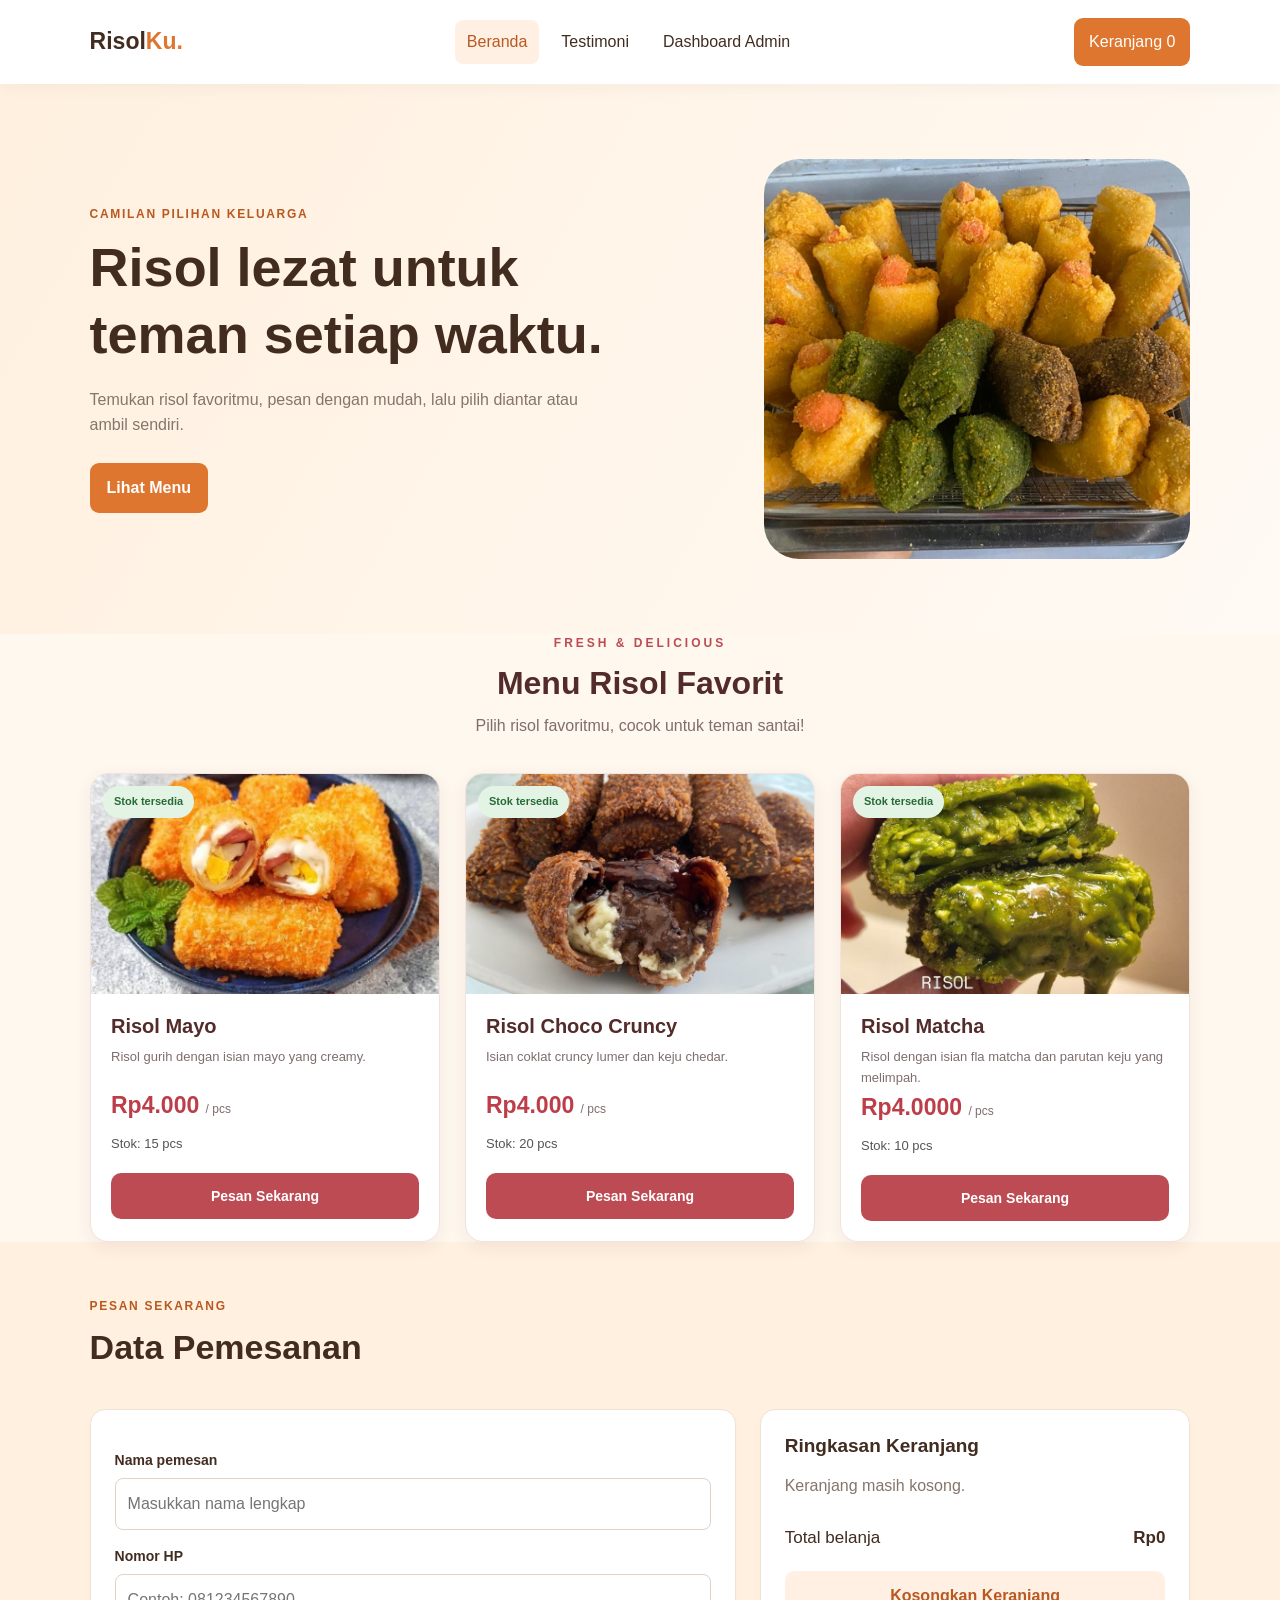
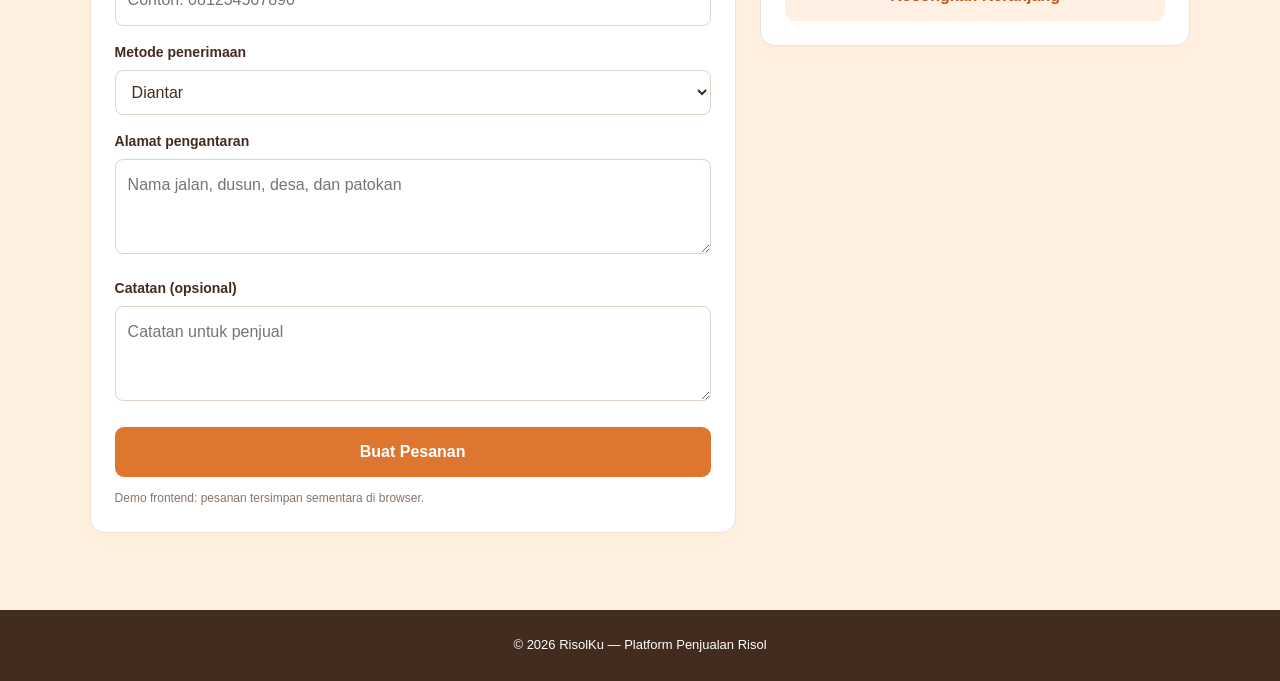
<file: index.html>
<!DOCTYPE html>
<html lang="id">
<head>
    <meta charset="UTF-8">
    <meta name="viewport" content="width=device-width, initial-scale=1.0">
    <title>RisolKu | Platform Penjualan Risol</title>
    <link rel="stylesheet" href="style.css">
</head>
<body>
    <header class="navbar">
        <a href="#" class="brand">Risol<span>Ku.</span></a>
        <nav>
            <button class="nav-link active" data-page="shop">Beranda</button>
            <button class="nav-link" data-page="testimonials">Testimoni</button>
            <button class="nav-link" data-page="admin">Dashboard Admin</button>
        </nav>
        <button class="cart-button" id="showCart">
            Keranjang <span id="cartCount">0</span>
        </button>
    </header>

    <main>
        <!-- HALAMAN KONSUMEN -->
        <section id="shop" class="page active">
            <div class="hero">
                <div>
                    <p class="eyebrow">CAMILAN PILIHAN KELUARGA</p>
                    <h1>Risol lezat untuk<br>teman setiap waktu.</h1>
                    <p>Temukan risol favoritmu, pesan dengan mudah,
                       lalu pilih diantar atau ambil sendiri.</p>
                    <a href="#catalog" class="primary-button">Lihat Menu</a>
                </div>
                <div class="hero-art">
                <img src=".\images\risolku.jpeg" alt="Risol lezat">
                </div>

            </div>

            <section class="katalog" id="menu">
  <div class="katalog-header">
    <p class="label-katalog">FRESH & DELICIOUS</p>
    <h2>Menu Risol Favorit</h2>
    <p>Pilih risol favoritmu, cocok untuk teman santai!</p>
  </div>

  <div class="produk-container">
    <article class="produk-card">
      <div class="produk-foto">
        <img src=".\images\mayo.jpg" alt="Risol Mayo">
        <span class="label-stok">Stok tersedia</span>
      </div>
      <div class="produk-info">
        <h3>Risol Mayo</h3>
        <p class="deskripsi">Risol gurih dengan isian mayo yang creamy.</p>
        <p class="harga">Rp4.000 <small>/ pcs</small></p>
        <p class="stok">Stok: <span id="stok-mayo">15</span> pcs</p>
        <button class="tombol-pesan"
          onclick="pesanProduk('Risol Mayo', 4000, 'stok-mayo')">
          Pesan Sekarang
        </button>
      </div>
    </article>

    <article class="produk-card">
      <div class="produk-foto">
        <img src=".\images\risol cruncy.jpg" alt="Risol Cruncy">
        <span class="label-stok">Stok tersedia</span>
      </div>
      <div class="produk-info">
        <h3>Risol Choco Cruncy</h3>
        <p class="deskripsi">Isian coklat cruncy lumer dan keju chedar.</p>
        <p class="harga">Rp4.000 <small>/ pcs</small></p>
        <p class="stok">Stok: <span id="stok-sayur">20</span> pcs</p>
        <button class="tombol-pesan"
          onclick="pesanProduk('Risol Choco Cruncy', 4000, 'stok-sayur')">
          Pesan Sekarang
        </button>
      </div>
    </article>

    <article class="produk-card">
      <div class="produk-foto">
        <img src=".\images\matcha.jpg" alt="Risol Matcha">
        <span class="label-stok">Stok tersedia</span>
      </div>
      <div class="produk-info">
        <h3>Risol Matcha</h3>
        <p class="deskripsi">Risol dengan isian fla matcha dan parutan keju yang melimpah.</p>
        <p class="harga">Rp4.0000 <small>/ pcs</small></p>
        <p class="stok">Stok: <span id="stok-matcha">10</span> pcs</p>
        <button class="tombol-pesan"
          onclick="pesanProduk('Risol Matcha', 4000, 'stok-matcha')">
          Pesan Sekarang
        </button>
      </div>
    </article>
  </div>
</section>


            <section class="section checkout-section" id="checkout">
                <div class="section-title">
                    <div>
                        <p class="eyebrow">PESAN SEKARANG</p>
                        <h2>Data Pemesanan</h2>
                    </div>
                </div>

                <div class="checkout-grid">
                    <form id="orderForm" class="panel">
                        <label for="customerName">Nama pemesan</label>
                        <input id="customerName" name="customerName"
                               placeholder="Masukkan nama lengkap" required>

                        <label for="phone">Nomor HP</label>
                        <input id="phone" name="phone" type="tel"
                               placeholder="Contoh: 081234567890" required>

                        <label for="method">Metode penerimaan</label>
                        <select id="method" name="method" required>
                            <option value="delivery">Diantar</option>
                            <option value="pickup">Ambil sendiri</option>
                        </select>

                        <div id="addressGroup">
                            <label for="address">Alamat pengantaran</label>
                            <textarea id="address" name="address"
                                placeholder="Nama jalan, dusun, desa, dan patokan"></textarea>
                        </div>

                        <div id="pickupGroup" hidden>
                            <label for="pickupTime">Waktu pengambilan</label>
                            <input id="pickupTime" name="pickupTime"
                                   type="datetime-local">
                        </div>

                        <label for="notes">Catatan (opsional)</label>
                        <textarea id="notes" name="notes"
                                  placeholder="Catatan untuk penjual"></textarea>

                        <button type="submit" class="primary-button full">
                            Buat Pesanan
                        </button>
                        <p class="small-note">
                            Demo frontend: pesanan tersimpan sementara di browser.
                        </p>
                    </form>

                    <aside class="panel">
                        <h3>Ringkasan Keranjang</h3>
                        <div id="cartItems">
                            <p class="muted">Keranjang masih kosong.</p>
                        </div>
                        <div class="total-row">
                            <span>Total belanja</span>
                            <strong id="cartTotal">Rp0</strong>
                        </div>
                        <button id="clearCart" class="secondary-button full"
                                type="button">Kosongkan Keranjang</button>
                    </aside>
                </div>
            </section>
        </section>

        <!-- HALAMAN TESTIMONI -->
        <section id="testimonials" class="page section">
            <p class="eyebrow">CERITA PELANGGAN</p>
            <h2>Testimoni Pelanggan</h2>
            <p class="muted">
                Testimoni demo dapat ditambahkan setelah pesanan selesai.
            </p>
            <div id="testimonialList" class="testimonial-grid"></div>

            <form id="testimonialForm" class="panel testimonial-form">
                <h3>Bagikan pengalamanmu</h3>
                <label for="testimonialOrder">Pesanan selesai</label>
                <select id="testimonialOrder" required>
                    <option value="">Pilih pesanan yang selesai</option>
                </select>
                <label for="testimonialText">Testimoni</label>
                <textarea id="testimonialText" required
                          placeholder="Ceritakan pengalamanmu..."></textarea>
                <button class="primary-button" type="submit">
                    Kirim Testimoni
                </button>
            </form>
        </section>

        <!-- HALAMAN ADMIN DEMO -->
        <section id="admin" class="page section">
            <div id="adminLogin" class="panel login-panel">
                <p class="eyebrow">AREA PENGELOLA</p>
                <h2>Login Admin</h2>
                <p class="muted">Demo tampilan, bukan autentikasi aman.</p>
                <form id="loginForm">
                    <label for="adminUser">Username</label>
                    <input id="adminUser" required placeholder="Masukkan username">
                    <label for="adminPassword">Password</label>
                    <input id="adminPassword" type="password" required
                           placeholder="Masukkan password">
                    <button class="primary-button full" type="submit">
                        Masuk
                    </button>
                    <p id="loginMessage" class="small-note"></p>
                </form>
            </div>

            <div id="adminDashboard" hidden>
                <div class="section-title">
                    <div>
                        <p class="eyebrow">PENGELOLA TOKO</p>
                        <h2>Dashboard Admin</h2>
                    </div>
                    <button id="logoutButton" class="secondary-button">
                        Keluar
                    </button>
                </div>

                <div class="stats-grid">
                    <div class="stat-card">
                        <p>Total pesanan</p>
                        <strong id="orderStat">0</strong>
                    </div>
                    <div class="stat-card">
                        <p>Jenis produk</p>
                        <strong id="productStat">0</strong>
                    </div>
                    <div class="stat-card">
                        <p>Testimoni</p>
                        <strong id="testimonialStat">0</strong>
                    </div>
                </div>

                <div class="panel">
                    <h3>Kelola Produk dan Stok</h3>
                    <form id="productForm" class="product-form">
                        <input id="newProductName" required
                               placeholder="Nama produk">
                        <input id="newProductPrice" type="number" min="1"
                               required placeholder="Harga (Rp)">
                        <input id="newProductStock" type="number" min="0"
                               required placeholder="Stok">
                        <button class="primary-button" type="submit">
                            Tambah Produk
                        </button>
                    </form>
                    <div class="table-wrap">
                        <table>
                            <thead>
                                <tr>
                                    <th>Produk</th>
                                    <th>Harga</th>
                                    <th>Stok</th>
                                    <th>Aksi</th>
                                </tr>
                            </thead>
                            <tbody id="adminProductList"></tbody>
                        </table>
                    </div>
                </div>

                <div class="panel">
                    <h3>Pesanan Masuk</h3>
                    <div class="table-wrap">
                        <table>
                            <thead>
                                <tr>
                                    <th>Pemesan</th>
                                    <th>Detail</th>
                                    <th>Penerimaan</th>
                                    <th>Total</th>
                                    <th>Status</th>
                                    <th>Ubah status</th>
                                </tr>
                            </thead>
                            <tbody id="adminOrderList"></tbody>
                        </table>
                    </div>
                </div>

                <div class="panel">
                    <h3>Testimoni Pelanggan</h3>
                    <div id="adminTestimonialList"></div>
                </div>
            </div>
        </section>
    </main>

    <footer>
        <p>© 2026 RisolKu — Platform Penjualan Risol</p>
    </footer>

    <script src="script.js"></script>
</body>
</html>
</file>
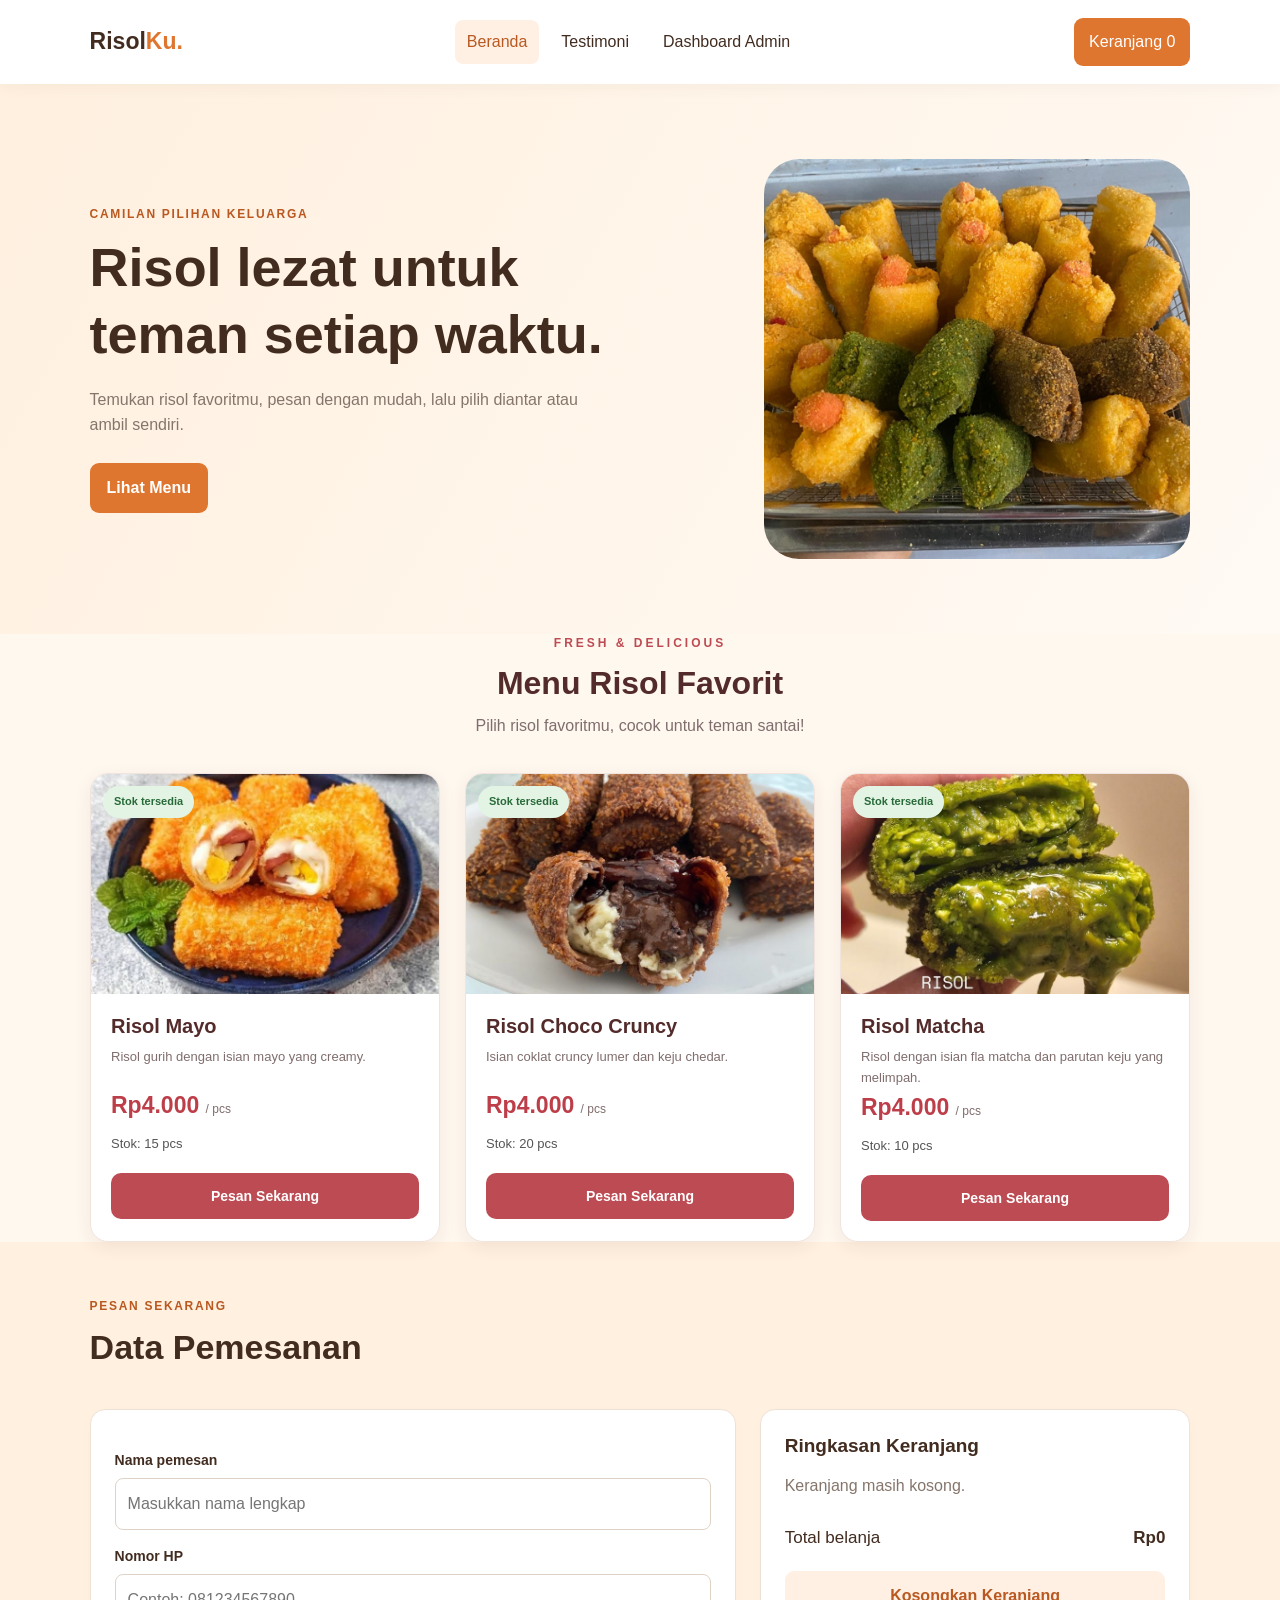
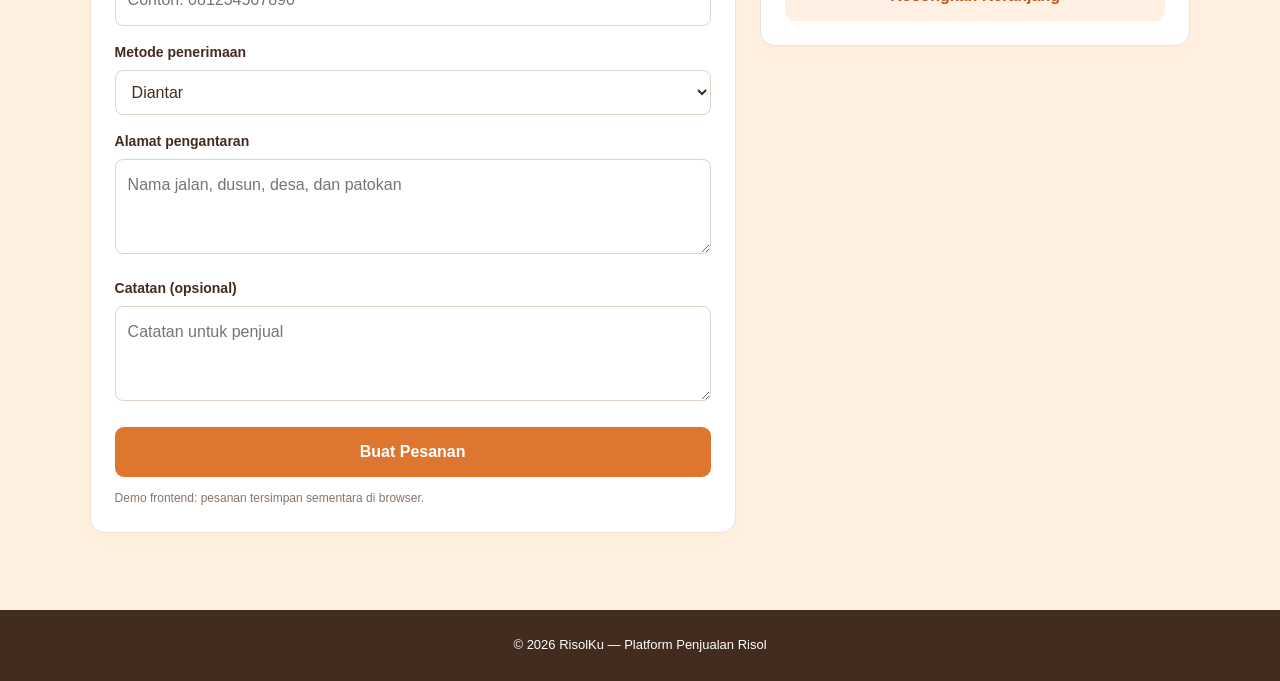
<file: client/public/index.html>
<!DOCTYPE html>
<html lang="id">
<head>
    <meta charset="UTF-8">
    <meta name="viewport" content="width=device-width, initial-scale=1.0">
    <title>RisolKu | Platform Penjualan Risol</title>

    <!-- CSS -->
    <link rel="stylesheet" href="../src/assets/style.css">
</head>
<body>

    <header class="navbar">
        <a href="#" class="brand">Risol<span>Ku.</span></a>

        <nav>
            <button class="nav-link active" data-page="shop">Beranda</button>
            <button class="nav-link" data-page="testimonials">Testimoni</button>
            <button class="nav-link" data-page="admin">Dashboard Admin</button>
        </nav>

        <button class="cart-button" id="showCart">
            Keranjang <span id="cartCount">0</span>
        </button>
    </header>

    <main>

        <!-- HALAMAN KONSUMEN -->
        <section id="shop" class="page active">

            <div class="hero">
                <div>
                    <p class="eyebrow">CAMILAN PILIHAN KELUARGA</p>
                    <h1>Risol lezat untuk<br>teman setiap waktu.</h1>
                    <p>
                        Temukan risol favoritmu, pesan dengan mudah,
                        lalu pilih diantar atau ambil sendiri.
                    </p>

                    <a href="#menu" class="primary-button">Lihat Menu</a>
                </div>

                <div class="hero-art">
                    <img src="../src/assets/risolku.jpeg" alt="Risol lezat">
                </div>
            </div>

            <!-- KATALOG PRODUK -->
            <section class="katalog" id="menu">

                <div class="katalog-header">
                    <p class="label-katalog">FRESH & DELICIOUS</p>
                    <h2>Menu Risol Favorit</h2>
                    <p>Pilih risol favoritmu, cocok untuk teman santai!</p>
                </div>

                <div class="produk-container">

                    <!-- PRODUK 1 -->
                    <article class="produk-card">
                        <div class="produk-foto">
                            <img src="../src/assets/mayo.jpg" alt="Risol Mayo">
                            <span class="label-stok">Stok tersedia</span>
                        </div>

                        <div class="produk-info">
                            <h3>Risol Mayo</h3>
                            <p class="deskripsi">
                                Risol gurih dengan isian mayo yang creamy.
                            </p>
                            <p class="harga">Rp4.000 <small>/ pcs</small></p>
                            <p class="stok">
                                Stok: <span id="stok-mayo">15</span> pcs
                            </p>

                            <button class="tombol-pesan"
                                onclick="pesanProduk('Risol Mayo', 4000, 'stok-mayo')">
                                Pesan Sekarang
                            </button>
                        </div>
                    </article>

                    <!-- PRODUK 2 -->
                    <article class="produk-card">
                        <div class="produk-foto">
                            <img src="../src/assets/risol cruncy.jpg" alt="Risol Choco Cruncy">
                            <span class="label-stok">Stok tersedia</span>
                        </div>

                        <div class="produk-info">
                            <h3>Risol Choco Cruncy</h3>
                            <p class="deskripsi">
                                Isian coklat cruncy lumer dan keju chedar.
                            </p>
                            <p class="harga">Rp4.000 <small>/ pcs</small></p>
                            <p class="stok">
                                Stok: <span id="stok-sayur">20</span> pcs
                            </p>

                            <button class="tombol-pesan"
                                onclick="pesanProduk('Risol Choco Cruncy', 4000, 'stok-sayur')">
                                Pesan Sekarang
                            </button>
                        </div>
                    </article>

                    <!-- PRODUK 3 -->
                    <article class="produk-card">
                        <div class="produk-foto">
                            <img src="../src/assets/matcha.jpg" alt="Risol Matcha">
                            <span class="label-stok">Stok tersedia</span>
                        </div>

                        <div class="produk-info">
                            <h3>Risol Matcha</h3>
                            <p class="deskripsi">
                                Risol dengan isian fla matcha dan parutan keju yang melimpah.
                            </p>
                            <p class="harga">Rp4.000 <small>/ pcs</small></p>
                            <p class="stok">
                                Stok: <span id="stok-matcha">10</span> pcs
                            </p>

                            <button class="tombol-pesan"
                                onclick="pesanProduk('Risol Matcha', 4000, 'stok-matcha')">
                                Pesan Sekarang
                            </button>
                        </div>
                    </article>

                </div>
            </section>

            <!-- FORM PEMESANAN -->
            <section class="section checkout-section" id="checkout">

                <div class="section-title">
                    <div>
                        <p class="eyebrow">PESAN SEKARANG</p>
                        <h2>Data Pemesanan</h2>
                    </div>
                </div>

                <div class="checkout-grid">

                    <form id="orderForm" class="panel">

                        <label for="customerName">Nama pemesan</label>
                        <input
                            id="customerName"
                            name="customerName"
                            placeholder="Masukkan nama lengkap"
                            required
                        >

                        <label for="phone">Nomor HP</label>
                        <input
                            id="phone"
                            name="phone"
                            type="tel"
                            placeholder="Contoh: 081234567890"
                            required
                        >

                        <label for="method">Metode penerimaan</label>
                        <select id="method" name="method" required>
                            <option value="delivery">Diantar</option>
                            <option value="pickup">Ambil sendiri</option>
                        </select>

                        <!-- ALAMAT PENGANTARAN -->
                        <div id="addressGroup">
                            <label for="address">Alamat pengantaran</label>
                            <textarea
                                id="address"
                                name="address"
                                placeholder="Nama jalan, dusun, desa, dan patokan"
                            ></textarea>
                        </div>

                        <!-- WAKTU PENGAMBILAN -->
                        <div id="pickupGroup" hidden>
                            <label for="pickupTime">Waktu pengambilan</label>
                            <input
                                id="pickupTime"
                                name="pickupTime"
                                type="datetime-local"
                            >
                        </div>

                        <label for="notes">Catatan (opsional)</label>
                        <textarea
                            id="notes"
                            name="notes"
                            placeholder="Catatan untuk penjual"
                        ></textarea>

                        <button type="submit" class="primary-button full">
                            Buat Pesanan
                        </button>

                        <p class="small-note">
                            Demo frontend: pesanan tersimpan sementara di browser.
                        </p>

                    </form>

                    <!-- RINGKASAN KERANJANG -->
                    <aside class="panel">
                        <h3>Ringkasan Keranjang</h3>

                        <div id="cartItems">
                            <p class="muted">Keranjang masih kosong.</p>
                        </div>

                        <div class="total-row">
                            <span>Total belanja</span>
                            <strong id="cartTotal">Rp0</strong>
                        </div>

                        <button
                            id="clearCart"
                            class="secondary-button full"
                            type="button"
                        >
                            Kosongkan Keranjang
                        </button>
                    </aside>

                </div>
            </section>

        </section>

        <!-- HALAMAN TESTIMONI -->
        <section id="testimonials" class="page section">

            <p class="eyebrow">CERITA PELANGGAN</p>
            <h2>Testimoni Pelanggan</h2>

            <p class="muted">
                Testimoni demo dapat ditambahkan setelah pesanan selesai.
            </p>

            <div id="testimonialList" class="testimonial-grid"></div>

            <form id="testimonialForm" class="panel testimonial-form">

                <h3>Bagikan pengalamanmu</h3>

                <label for="testimonialOrder">Pesanan selesai</label>
                <select id="testimonialOrder" required>
                    <option value="">Pilih pesanan yang selesai</option>
                </select>

                <label for="testimonialText">Testimoni</label>
                <textarea
                    id="testimonialText"
                    required
                    placeholder="Ceritakan pengalamanmu..."
                ></textarea>

                <button class="primary-button" type="submit">
                    Kirim Testimoni
                </button>

            </form>
        </section>

        <!-- HALAMAN ADMIN -->
        <section id="admin" class="page section">

            <!-- LOGIN ADMIN -->
            <div id="adminLogin" class="panel login-panel">

                <p class="eyebrow">AREA PENGELOLA</p>
                <h2>Login Admin</h2>

                <p class="muted">
                    Demo tampilan, bukan autentikasi aman.
                </p>

                <form id="loginForm">

                    <label for="adminUser">Username</label>
                    <input
                        id="adminUser"
                        required
                        placeholder="Masukkan username"
                    >

                    <label for="adminPassword">Password</label>
                    <input
                        id="adminPassword"
                        type="password"
                        required
                        placeholder="Masukkan password"
                    >

                    <button class="primary-button full" type="submit">
                        Masuk
                    </button>

                    <p id="loginMessage" class="small-note"></p>

                </form>
            </div>

            <!-- DASHBOARD ADMIN -->
            <div id="adminDashboard" hidden>

                <div class="section-title">
                    <div>
                        <p class="eyebrow">PENGELOLA TOKO</p>
                        <h2>Dashboard Admin</h2>
                    </div>

                    <button id="logoutButton" class="secondary-button">
                        Keluar
                    </button>
                </div>

                <!-- STATISTIK -->
                <div class="stats-grid">

                    <div class="stat-card">
                        <p>Total pesanan</p>
                        <strong id="orderStat">0</strong>
                    </div>

                    <div class="stat-card">
                        <p>Jenis produk</p>
                        <strong id="productStat">0</strong>
                    </div>

                    <div class="stat-card">
                        <p>Testimoni</p>
                        <strong id="testimonialStat">0</strong>
                    </div>

                </div>

                <!-- MANAJEMEN PRODUK DAN STOK -->
                <div class="panel">

                    <h3>Kelola Produk dan Stok</h3>

                    <form id="productForm" class="product-form">

                        <input
                            id="newProductName"
                            required
                            placeholder="Nama produk"
                        >

                        <input
                            id="newProductPrice"
                            type="number"
                            min="1"
                            required
                            placeholder="Harga (Rp)"
                        >

                        <input
                            id="newProductStock"
                            type="number"
                            min="0"
                            required
                            placeholder="Stok"
                        >

                        <button class="primary-button" type="submit">
                            Tambah Produk
                        </button>

                    </form>

                    <div class="table-wrap">
                        <table>
                            <thead>
                                <tr>
                                    <th>Produk</th>
                                    <th>Harga</th>
                                    <th>Stok</th>
                                    <th>Aksi</th>
                                </tr>
                            </thead>

                            <tbody id="adminProductList"></tbody>
                        </table>
                    </div>

                </div>

                <!-- MANAJEMEN PESANAN -->
                <div class="panel">

                    <h3>Pesanan Masuk</h3>

                    <div class="table-wrap">
                        <table>
                            <thead>
                                <tr>
                                    <th>Pemesan</th>
                                    <th>Detail</th>
                                    <th>Penerimaan</th>
                                    <th>Total</th>
                                    <th>Status</th>
                                    <th>Ubah status</th>
                                </tr>
                            </thead>

                            <tbody id="adminOrderList"></tbody>
                        </table>
                    </div>

                </div>

                <!-- MANAJEMEN TESTIMONI -->
                <div class="panel">

                    <h3>Testimoni Pelanggan</h3>

                    <div id="adminTestimonialList"></div>

                </div>

            </div>
        </section>

    </main>

    <!-- FOOTER -->
    <footer>
        <p>© 2026 RisolKu — Platform Penjualan Risol</p>
    </footer>

    <!-- JAVASCRIPT -->
    <script src="../src/assets/script.js"></script>

</body>
</html>
</file>
<file: style.css>
:root {
    --orange: #df762f;
    --orange-dark: #b95820;
    --cream: #fff8ef;
    --brown: #422c20;
    --muted: #85756b;
    --border: #eee2d6;
    --green: #287447;
}

* {
    box-sizing: border-box;
    margin: 0;
    padding: 0;
}

html {
    scroll-behavior: smooth;
}

body {
    font-family: Arial, sans-serif;
    color: var(--brown);
    background: var(--cream);
    line-height: 1.6;
}

button, input, textarea, select {
    font: inherit;
}

button, a {
    cursor: pointer;
}

button {
    border: 0;
}

a {
    text-decoration: none;
    color: inherit;
}

[hidden] {
    display: none !important;
}

/* Navbar */
.navbar {
    display: flex;
    justify-content: space-between;
    align-items: center;
    gap: 20px;
    padding: 18px 7%;
    background: white;
    position: sticky;
    top: 0;
    z-index: 10;
    box-shadow: 0 3px 15px #422c200c;
}

.brand {
    font-size: 23px;
    font-weight: 800;
    white-space: nowrap;
}

.brand span {
    color: var(--orange);
}

.navbar nav {
    display: flex;
    gap: 10px;
    flex-wrap: wrap;
}

.nav-link {
    padding: 9px 12px;
    border-radius: 8px;
    background: transparent;
    color: var(--brown);
}

.nav-link:hover,
.nav-link.active {
    background: #fff0e3;
    color: var(--orange-dark);
}

.cart-button {
    background: var(--orange);
    color: white;
    border-radius: 9px;
    padding: 11px 15px;
    white-space: nowrap;
}

/* Tombol umum */
.primary-button,
.secondary-button {
    display: inline-block;
    border-radius: 9px;
    padding: 12px 17px;
    font-weight: 700;
    text-align: center;
}

.primary-button {
    background: var(--orange);
    color: white;
}

.primary-button:hover {
    background: var(--orange-dark);
}

.secondary-button {
    background: #fff0e3;
    color: var(--orange-dark);
}

.full {
    width: 100%;
}

/* Halaman */
.page {
    display: none;
}

.page.active {
    display: block;
}

.section {
    padding: 55px 7%;
}

.eyebrow {
    color: var(--orange-dark);
    font-size: 12px;
    font-weight: 800;
    letter-spacing: 1.7px;
    margin-bottom: 10px;
}

h1, h2, h3 {
    line-height: 1.25;
}

h2 {
    font-size: clamp(25px, 3vw, 34px);
    margin-bottom: 12px;
}

h3 {
    font-size: 19px;
    margin-bottom: 16px;
}

.muted,
.small-note {
    color: var(--muted);
}

.small-note {
    font-size: 12px;
    margin-top: 12px;
}

/* Banner */
.hero {
    display: grid;
    grid-template-columns: 1.2fr 0.8fr;
    align-items: center;
    gap: 35px;
    padding: 75px 7%;
    background: linear-gradient(120deg, #fff0df, #fffaf4);
}

.hero h1 {
    font-size: clamp(34px, 5vw, 54px);
    margin-bottom: 18px;
}

.hero p:not(.eyebrow) {
    color: var(--muted);
    max-width: 520px;
    margin-bottom: 25px;
}

.hero-art {
    width: 100%;
    max-width: 700px;
    height: 400px;
    margin: auto;
    border-radius: 35px;
    overflow: hidden;
}

.hero-art img {
    width: 100%;
    height: 100%;
    object-fit: cover;
    object-position: center;
    display: block;
}

/* Judul section */
.section-title {
    display: flex;
    justify-content: space-between;
    align-items: end;
    gap: 20px;
    margin-bottom: 28px;
}

.section-title > p {
    color: var(--muted);
}

/* Kartu produk */
.product-grid {
    display: grid;
    grid-template-columns: repeat(3, minmax(0, 1fr));
    gap: 22px;
}

.product-card,
.panel,
.stat-card,
.testimonial-card {
    background: white;
    border: 1px solid var(--border);
    border-radius: 15px;
    box-shadow: 0 5px 18px #422c2005;
}

.product-card {
    padding: 23px;
}

.product-icon {
    display: grid;
    place-items: center;
    height: 125px;
    border-radius: 12px;
    background: #fff0df;
    font-size: 65px;
    margin-bottom: 18px;
}

.product-card h3 {
    margin-bottom: 8px;
}

.product-description {
    min-height: 46px;
    font-size: 14px;
    color: var(--muted);
}

.stock {
    display: inline-block;
    margin: 12px 0;
    padding: 4px 9px;
    border-radius: 20px;
    font-size: 12px;
    background: #e6f5e9;
    color: var(--green);
}

.stock.empty {
    background: #ffeded;
    color: #b42318;
}

.product-price {
    color: var(--orange-dark);
    font-size: 19px;
    font-weight: 800;
    margin-bottom: 13px;
}

.quantity-control {
    display: flex;
    align-items: center;
    gap: 10px;
    margin-bottom: 13px;
}

.quantity-control input {
    width: 75px;
}

/* Form dan keranjang */
.checkout-section {
    background: #fff0df;
}

.checkout-grid {
    display: grid;
    grid-template-columns: 1.2fr 0.8fr;
    gap: 24px;
    align-items: start;
}

.panel {
    padding: 24px;
    margin-bottom: 22px;
    min-width: 0;
}

label {
    display: block;
    font-size: 14px;
    font-weight: 700;
    margin: 15px 0 7px;
}

input, select, textarea {
    width: 100%;
    border: 1px solid #dfd3c8;
    border-radius: 8px;
    padding: 12px;
    color: var(--brown);
    background: white;
}

textarea {
    min-height: 95px;
    resize: vertical;
}

input:focus, select:focus, textarea:focus {
    outline: 2px solid #f4bd8e;
    border-color: var(--orange);
}

form .primary-button {
    margin-top: 18px;
}

.cart-row {
    display: flex;
    justify-content: space-between;
    gap: 12px;
    padding: 12px 0;
    border-bottom: 1px solid var(--border);
}

.cart-row p {
    font-size: 13px;
    color: var(--muted);
}

.cart-row button {
    color: #b42318;
    background: transparent;
    margin-top: 5px;
    font-size: 12px;
}

.total-row {
    display: flex;
    justify-content: space-between;
    padding: 20px 0;
    margin-top: 5px;
    font-size: 17px;
}

/* Testimoni */
.testimonial-grid {
    display: grid;
    grid-template-columns: repeat(2, minmax(0, 1fr));
    gap: 18px;
    margin: 25px 0;
}

.testimonial-card {
    padding: 22px;
}

.testimonial-card p {
    margin-top: 8px;
}

.testimonial-form {
    max-width: 600px;
}

/* Admin */
.login-panel {
    max-width: 440px;
    margin: 50px auto;
}

.stats-grid {
    display: grid;
    grid-template-columns: repeat(3, minmax(0, 1fr));
    gap: 18px;
    margin: 25px 0;
}

.stat-card {
    padding: 22px;
}

.stat-card p {
    color: var(--muted);
    margin-bottom: 10px;
}

.stat-card strong {
    font-size: 30px;
    color: var(--orange-dark);
}

.product-form {
    display: grid;
    grid-template-columns: 1.2fr 1fr 0.7fr auto;
    gap: 10px;
    align-items: end;
    margin-bottom: 22px;
}

.product-form .primary-button {
    margin: 0;
}

.table-wrap {
    overflow-x: auto;
    margin-top: 16px;
}

table {
    width: 100%;
    border-collapse: collapse;
    min-width: 650px;
}

th, td {
    text-align: left;
    padding: 13px;
    border-bottom: 1px solid var(--border);
    vertical-align: top;
    font-size: 13px;
}

th {
    background: #fff8ef;
}

td select {
    min-width: 140px;
}

.table-action {
    background: #fff0e3;
    color: var(--orange-dark);
    padding: 7px 10px;
    border-radius: 7px;
    margin: 2px;
}

.delete-action {
    color: #b42318;
    background: #ffeded;
}

.status-badge {
    display: inline-block;
    padding: 5px 9px;
    border-radius: 20px;
    background: #fff0df;
    color: #9c4a16;
    font-size: 12px;
}

footer {
    padding: 25px;
    background: var(--brown);
    color: white;
    text-align: center;
    font-size: 13px;
}

/* Responsif */
@media (max-width: 900px) {
    .navbar {
        flex-wrap: wrap;
    }

    .navbar nav {
        order: 3;
        width: 100%;
    }

    .product-grid {
        grid-template-columns: repeat(2, minmax(0, 1fr));
    }

    .product-form {
        grid-template-columns: 1fr 1fr;
    }
}

@media (max-width: 600px) {
    .hero,
    .checkout-grid {
        grid-template-columns: 1fr;
    }

    .hero {
        padding: 45px 5%;
    }

    .hero-art {
        min-height: 180px;
    }

    .section {
        padding: 40px 5%;
    }

    .product-grid,
    .testimonial-grid,
    .stats-grid {
        grid-template-columns: 1fr;
    }

    .section-title {
        align-items: start;
        flex-direction: column;
    }

    .product-form {
        grid-template-columns: 1fr;
    }

    .navbar {
        padding: 15px 5%;
    }

    .nav-link {
        padding: 8px;
    }
}

/* =========================
   RESPONSIVE TABLET
   ========================= */
@media screen and (max-width: 900px) {
    .navbar {
        padding: 16px 4%;
        flex-wrap: wrap;
    }

    .navbar nav {
        order: 3;
        width: 100%;
        justify-content: center;
    }

    .hero {
        grid-template-columns: 1fr 1fr;
        padding: 50px 4%;
        gap: 20px;
    }

    .section {
        padding: 40px 4%;
    }

    .product-grid {
        grid-template-columns: repeat(2, minmax(0, 1fr));
    }

    .checkout-grid {
        grid-template-columns: 1fr;
    }

    .product-form {
        grid-template-columns: 1fr 1fr;
    }

    .table-wrap {
        overflow-x: auto;
    }
}

/* =========================
   RESPONSIVE HP
   ========================= */
@media screen and (max-width: 600px) {
    body {
        font-size: 14px;
    }

    .navbar {
        padding: 14px 5%;
        gap: 12px;
    }

    .brand {
        font-size: 20px;
    }

    .navbar nav {
        gap: 6px;
    }

    .nav-link {
        padding: 8px;
        font-size: 12px;
    }

    .cart-button {
        padding: 9px 11px;
        font-size: 12px;
    }

    /* Banner */
    .hero {
        grid-template-columns: 1fr;
        padding: 35px 5%;
    }

    .hero h1 {
        font-size: 34px;
    }

    .hero-art {
        min-height: 160px;
        font-size: 100px;
    }

    /* Katalog produk */
    .product-grid {
        grid-template-columns: 1fr;
        gap: 16px;
    }

    .product-card {
        padding: 18px;
    }

    .product-icon {
        height: 110px;
        font-size: 55px;
    }

    /* Judul section */
    .section-title {
        flex-direction: column;
        align-items: flex-start;
        gap: 8px;
    }

    .section {
        padding: 35px 5%;
    }

    /* Form checkout */
    .checkout-grid {
        grid-template-columns: minmax(0, 1fr);
    }

    .panel {
        padding: 18px;
    }

    input,
    select,
    textarea {
        font-size: 16px;
    }

    .primary-button,
    .secondary-button {
        padding: 12px;
    }

    /* Dashboard admin */
    .stats-grid {
        grid-template-columns: 1fr;
    }

    .product-form {
        grid-template-columns: 1fr;
    }

    .table-wrap {
        width: 100%;
        overflow-x: auto;
    }

    table {
        min-width: 650px;
    }

    /* Testimoni */
    .testimonial-grid {
        grid-template-columns: 1fr;
    }

    footer {
        padding: 20px 5%;
        font-size: 12px;
    }
    
}
]
/* Katalog produk risol */
.katalog {
  padding: 60px 7%;
  background: #fff8f5;
  font-family: Arial, sans-serif;
}

.katalog-header {
  text-align: center;
  margin-bottom: 35px;
}

.label-katalog {
  color: #bd4b53;
  font-size: 12px;
  font-weight: bold;
  letter-spacing: 3px;
}

.katalog-header h2 {
  color: #542b2b;
  font-size: 32px;
  margin: 10px 0;
}

.katalog-header > p:last-child {
  color: #806d6d;
}

.produk-container {
  display: grid;
  grid-template-columns: repeat(3, minmax(0, 1fr));
  gap: 25px;
  max-width: 1100px;
  margin: auto;
}

.produk-card {
  background: white;
  border-radius: 18px;
  overflow: hidden;
  border: 1px solid #f1e4df;
  box-shadow: 0 5px 18px rgba(84, 43, 43, 0.07);
  transition: transform 0.2s, box-shadow 0.2s;
}

.produk-card:hover {
  transform: translateY(-5px);
  box-shadow: 0 10px 25px rgba(84, 43, 43, 0.12);
}

.produk-foto {
  height: 220px;
  position: relative;
  background: #f8e9df;
}

.produk-foto img {
  width: 100%;
  height: 100%;
  object-fit: cover;
  display: block;
}

.label-stok {
  position: absolute;
  top: 12px;
  left: 12px;
  background: #e3f4e5;
  color: #286a38;
  padding: 7px 11px;
  border-radius: 20px;
  font-size: 11px;
  font-weight: bold;
}

.produk-info {
  padding: 20px;
}

.produk-info h3 {
  color: #542b2b;
  margin: 0 0 8px;
  font-size: 20px;
}

.deskripsi {
  min-height: 40px;
  font-size: 13px;
  line-height: 1.6;
  color: #806d6d;
}

.harga {
  color: #bd3e49;
  font-size: 23px;
  font-weight: bold;
  margin-bottom: 10px;
}

.harga small {
  font-size: 12px;
  color: #806d6d;
  font-weight: normal;
}

.stok {
  font-size: 13px;
  color: #555;
  margin-bottom: 18px;
}

.tombol-pesan {
  width: 100%;
  padding: 12px;
  border: none;
  border-radius: 10px;
  background: #bd4b53;
  color: white;
  font-size: 14px;
  font-weight: bold;
  cursor: pointer;
}

.tombol-pesan:hover {
  background: #96363e;
}

.tombol-pesan:disabled {
  background: #aaa;
  cursor: not-allowed;
}

/* Tampilan HP dan tablet */
@media (max-width: 768px) {
  .produk-container {
    grid-template-columns: repeat(2, minmax(0, 1fr));
    gap: 15px;
  }

  .katalog {
    padding: 40px 5%;
  }

  .katalog-header h2 {
    font-size: 26px;
  }

  .produk-foto {
    height: 170px;
  }

  .produk-info {
    padding: 14px;
  }
}

@media (max-width: 480px) {
  .produk-container {
    grid-template-columns: 1fr;
  }

  .produk-foto {
    height: 230px;
  }
}
</file>
<file: client/src/assets/style.css>
:root {
    --orange: #df762f;
    --orange-dark: #b95820;
    --cream: #fff8ef;
    --brown: #422c20;
    --muted: #85756b;
    --border: #eee2d6;
    --green: #287447;
}

* {
    box-sizing: border-box;
    margin: 0;
    padding: 0;
}

html {
    scroll-behavior: smooth;
}

body {
    font-family: Arial, sans-serif;
    color: var(--brown);
    background: var(--cream);
    line-height: 1.6;
}

button, input, textarea, select {
    font: inherit;
}

button, a {
    cursor: pointer;
}

button {
    border: 0;
}

a {
    text-decoration: none;
    color: inherit;
}

[hidden] {
    display: none !important;
}

/* Navbar */
.navbar {
    display: flex;
    justify-content: space-between;
    align-items: center;
    gap: 20px;
    padding: 18px 7%;
    background: white;
    position: sticky;
    top: 0;
    z-index: 10;
    box-shadow: 0 3px 15px #422c200c;
}

.brand {
    font-size: 23px;
    font-weight: 800;
    white-space: nowrap;
}

.brand span {
    color: var(--orange);
}

.navbar nav {
    display: flex;
    gap: 10px;
    flex-wrap: wrap;
}

.nav-link {
    padding: 9px 12px;
    border-radius: 8px;
    background: transparent;
    color: var(--brown);
}

.nav-link:hover,
.nav-link.active {
    background: #fff0e3;
    color: var(--orange-dark);
}

.cart-button {
    background: var(--orange);
    color: white;
    border-radius: 9px;
    padding: 11px 15px;
    white-space: nowrap;
}

/* Tombol umum */
.primary-button,
.secondary-button {
    display: inline-block;
    border-radius: 9px;
    padding: 12px 17px;
    font-weight: 700;
    text-align: center;
}

.primary-button {
    background: var(--orange);
    color: white;
}

.primary-button:hover {
    background: var(--orange-dark);
}

.secondary-button {
    background: #fff0e3;
    color: var(--orange-dark);
}

.full {
    width: 100%;
}

/* Halaman */
.page {
    display: none;
}

.page.active {
    display: block;
}

.section {
    padding: 55px 7%;
}

.eyebrow {
    color: var(--orange-dark);
    font-size: 12px;
    font-weight: 800;
    letter-spacing: 1.7px;
    margin-bottom: 10px;
}

h1, h2, h3 {
    line-height: 1.25;
}

h2 {
    font-size: clamp(25px, 3vw, 34px);
    margin-bottom: 12px;
}

h3 {
    font-size: 19px;
    margin-bottom: 16px;
}

.muted,
.small-note {
    color: var(--muted);
}

.small-note {
    font-size: 12px;
    margin-top: 12px;
}

/* Banner */
.hero {
    display: grid;
    grid-template-columns: 1.2fr 0.8fr;
    align-items: center;
    gap: 35px;
    padding: 75px 7%;
    background: linear-gradient(120deg, #fff0df, #fffaf4);
}

.hero h1 {
    font-size: clamp(34px, 5vw, 54px);
    margin-bottom: 18px;
}

.hero p:not(.eyebrow) {
    color: var(--muted);
    max-width: 520px;
    margin-bottom: 25px;
}

.hero-art {
    width: 100%;
    max-width: 700px;
    height: 400px;
    margin: auto;
    border-radius: 35px;
    overflow: hidden;
}

.hero-art img {
    width: 100%;
    height: 100%;
    object-fit: cover;
    object-position: center;
    display: block;
}

/* Judul section */
.section-title {
    display: flex;
    justify-content: space-between;
    align-items: end;
    gap: 20px;
    margin-bottom: 28px;
}

.section-title > p {
    color: var(--muted);
}

/* Kartu produk */
.product-grid {
    display: grid;
    grid-template-columns: repeat(3, minmax(0, 1fr));
    gap: 22px;
}

.product-card,
.panel,
.stat-card,
.testimonial-card {
    background: white;
    border: 1px solid var(--border);
    border-radius: 15px;
    box-shadow: 0 5px 18px #422c2005;
}

.product-card {
    padding: 23px;
}

.product-icon {
    display: grid;
    place-items: center;
    height: 125px;
    border-radius: 12px;
    background: #fff0df;
    font-size: 65px;
    margin-bottom: 18px;
}

.product-card h3 {
    margin-bottom: 8px;
}

.product-description {
    min-height: 46px;
    font-size: 14px;
    color: var(--muted);
}

.stock {
    display: inline-block;
    margin: 12px 0;
    padding: 4px 9px;
    border-radius: 20px;
    font-size: 12px;
    background: #e6f5e9;
    color: var(--green);
}

.stock.empty {
    background: #ffeded;
    color: #b42318;
}

.product-price {
    color: var(--orange-dark);
    font-size: 19px;
    font-weight: 800;
    margin-bottom: 13px;
}

.quantity-control {
    display: flex;
    align-items: center;
    gap: 10px;
    margin-bottom: 13px;
}

.quantity-control input {
    width: 75px;
}

/* Form dan keranjang */
.checkout-section {
    background: #fff0df;
}

.checkout-grid {
    display: grid;
    grid-template-columns: 1.2fr 0.8fr;
    gap: 24px;
    align-items: start;
}

.panel {
    padding: 24px;
    margin-bottom: 22px;
    min-width: 0;
}

label {
    display: block;
    font-size: 14px;
    font-weight: 700;
    margin: 15px 0 7px;
}

input, select, textarea {
    width: 100%;
    border: 1px solid #dfd3c8;
    border-radius: 8px;
    padding: 12px;
    color: var(--brown);
    background: white;
}

textarea {
    min-height: 95px;
    resize: vertical;
}

input:focus, select:focus, textarea:focus {
    outline: 2px solid #f4bd8e;
    border-color: var(--orange);
}

form .primary-button {
    margin-top: 18px;
}

.cart-row {
    display: flex;
    justify-content: space-between;
    gap: 12px;
    padding: 12px 0;
    border-bottom: 1px solid var(--border);
}

.cart-row p {
    font-size: 13px;
    color: var(--muted);
}

.cart-row button {
    color: #b42318;
    background: transparent;
    margin-top: 5px;
    font-size: 12px;
}

.total-row {
    display: flex;
    justify-content: space-between;
    padding: 20px 0;
    margin-top: 5px;
    font-size: 17px;
}

/* Testimoni */
.testimonial-grid {
    display: grid;
    grid-template-columns: repeat(2, minmax(0, 1fr));
    gap: 18px;
    margin: 25px 0;
}

.testimonial-card {
    padding: 22px;
}

.testimonial-card p {
    margin-top: 8px;
}

.testimonial-form {
    max-width: 600px;
}

/* Admin */
.login-panel {
    max-width: 440px;
    margin: 50px auto;
}

.stats-grid {
    display: grid;
    grid-template-columns: repeat(3, minmax(0, 1fr));
    gap: 18px;
    margin: 25px 0;
}

.stat-card {
    padding: 22px;
}

.stat-card p {
    color: var(--muted);
    margin-bottom: 10px;
}

.stat-card strong {
    font-size: 30px;
    color: var(--orange-dark);
}

.product-form {
    display: grid;
    grid-template-columns: 1.2fr 1fr 0.7fr auto;
    gap: 10px;
    align-items: end;
    margin-bottom: 22px;
}

.product-form .primary-button {
    margin: 0;
}

.table-wrap {
    overflow-x: auto;
    margin-top: 16px;
}

table {
    width: 100%;
    border-collapse: collapse;
    min-width: 650px;
}

th, td {
    text-align: left;
    padding: 13px;
    border-bottom: 1px solid var(--border);
    vertical-align: top;
    font-size: 13px;
}

th {
    background: #fff8ef;
}

td select {
    min-width: 140px;
}

.table-action {
    background: #fff0e3;
    color: var(--orange-dark);
    padding: 7px 10px;
    border-radius: 7px;
    margin: 2px;
}

.delete-action {
    color: #b42318;
    background: #ffeded;
}

.status-badge {
    display: inline-block;
    padding: 5px 9px;
    border-radius: 20px;
    background: #fff0df;
    color: #9c4a16;
    font-size: 12px;
}

footer {
    padding: 25px;
    background: var(--brown);
    color: white;
    text-align: center;
    font-size: 13px;
}

/* Responsif */
@media (max-width: 900px) {
    .navbar {
        flex-wrap: wrap;
    }

    .navbar nav {
        order: 3;
        width: 100%;
    }

    .product-grid {
        grid-template-columns: repeat(2, minmax(0, 1fr));
    }

    .product-form {
        grid-template-columns: 1fr 1fr;
    }
}

@media (max-width: 600px) {
    .hero,
    .checkout-grid {
        grid-template-columns: 1fr;
    }

    .hero {
        padding: 45px 5%;
    }

    .hero-art {
        min-height: 180px;
    }

    .section {
        padding: 40px 5%;
    }

    .product-grid,
    .testimonial-grid,
    .stats-grid {
        grid-template-columns: 1fr;
    }

    .section-title {
        align-items: start;
        flex-direction: column;
    }

    .product-form {
        grid-template-columns: 1fr;
    }

    .navbar {
        padding: 15px 5%;
    }

    .nav-link {
        padding: 8px;
    }
}

/* =========================
   RESPONSIVE TABLET
   ========================= */
@media screen and (max-width: 900px) {
    .navbar {
        padding: 16px 4%;
        flex-wrap: wrap;
    }

    .navbar nav {
        order: 3;
        width: 100%;
        justify-content: center;
    }

    .hero {
        grid-template-columns: 1fr 1fr;
        padding: 50px 4%;
        gap: 20px;
    }

    .section {
        padding: 40px 4%;
    }

    .product-grid {
        grid-template-columns: repeat(2, minmax(0, 1fr));
    }

    .checkout-grid {
        grid-template-columns: 1fr;
    }

    .product-form {
        grid-template-columns: 1fr 1fr;
    }

    .table-wrap {
        overflow-x: auto;
    }
}

/* =========================
   RESPONSIVE HP
   ========================= */
@media screen and (max-width: 600px) {
    body {
        font-size: 14px;
    }

    .navbar {
        padding: 14px 5%;
        gap: 12px;
    }

    .brand {
        font-size: 20px;
    }

    .navbar nav {
        gap: 6px;
    }

    .nav-link {
        padding: 8px;
        font-size: 12px;
    }

    .cart-button {
        padding: 9px 11px;
        font-size: 12px;
    }

    /* Banner */
    .hero {
        grid-template-columns: 1fr;
        padding: 35px 5%;
    }

    .hero h1 {
        font-size: 34px;
    }

    .hero-art {
        min-height: 160px;
        font-size: 100px;
    }

    /* Katalog produk */
    .product-grid {
        grid-template-columns: 1fr;
        gap: 16px;
    }

    .product-card {
        padding: 18px;
    }

    .product-icon {
        height: 110px;
        font-size: 55px;
    }

    /* Judul section */
    .section-title {
        flex-direction: column;
        align-items: flex-start;
        gap: 8px;
    }

    .section {
        padding: 35px 5%;
    }

    /* Form checkout */
    .checkout-grid {
        grid-template-columns: minmax(0, 1fr);
    }

    .panel {
        padding: 18px;
    }

    input,
    select,
    textarea {
        font-size: 16px;
    }

    .primary-button,
    .secondary-button {
        padding: 12px;
    }

    /* Dashboard admin */
    .stats-grid {
        grid-template-columns: 1fr;
    }

    .product-form {
        grid-template-columns: 1fr;
    }

    .table-wrap {
        width: 100%;
        overflow-x: auto;
    }

    table {
        min-width: 650px;
    }

    /* Testimoni */
    .testimonial-grid {
        grid-template-columns: 1fr;
    }

    footer {
        padding: 20px 5%;
        font-size: 12px;
    }
    
}
]
/* Katalog produk risol */
.katalog {
  padding: 60px 7%;
  background: #fff8f5;
  font-family: Arial, sans-serif;
}

.katalog-header {
  text-align: center;
  margin-bottom: 35px;
}

.label-katalog {
  color: #bd4b53;
  font-size: 12px;
  font-weight: bold;
  letter-spacing: 3px;
}

.katalog-header h2 {
  color: #542b2b;
  font-size: 32px;
  margin: 10px 0;
}

.katalog-header > p:last-child {
  color: #806d6d;
}

.produk-container {
  display: grid;
  grid-template-columns: repeat(3, minmax(0, 1fr));
  gap: 25px;
  max-width: 1100px;
  margin: auto;
}

.produk-card {
  background: white;
  border-radius: 18px;
  overflow: hidden;
  border: 1px solid #f1e4df;
  box-shadow: 0 5px 18px rgba(84, 43, 43, 0.07);
  transition: transform 0.2s, box-shadow 0.2s;
}

.produk-card:hover {
  transform: translateY(-5px);
  box-shadow: 0 10px 25px rgba(84, 43, 43, 0.12);
}

.produk-foto {
  height: 220px;
  position: relative;
  background: #f8e9df;
}

.produk-foto img {
  width: 100%;
  height: 100%;
  object-fit: cover;
  display: block;
}

.label-stok {
  position: absolute;
  top: 12px;
  left: 12px;
  background: #e3f4e5;
  color: #286a38;
  padding: 7px 11px;
  border-radius: 20px;
  font-size: 11px;
  font-weight: bold;
}

.produk-info {
  padding: 20px;
}

.produk-info h3 {
  color: #542b2b;
  margin: 0 0 8px;
  font-size: 20px;
}

.deskripsi {
  min-height: 40px;
  font-size: 13px;
  line-height: 1.6;
  color: #806d6d;
}

.harga {
  color: #bd3e49;
  font-size: 23px;
  font-weight: bold;
  margin-bottom: 10px;
}

.harga small {
  font-size: 12px;
  color: #806d6d;
  font-weight: normal;
}

.stok {
  font-size: 13px;
  color: #555;
  margin-bottom: 18px;
}

.tombol-pesan {
  width: 100%;
  padding: 12px;
  border: none;
  border-radius: 10px;
  background: #bd4b53;
  color: white;
  font-size: 14px;
  font-weight: bold;
  cursor: pointer;
}

.tombol-pesan:hover {
  background: #96363e;
}

.tombol-pesan:disabled {
  background: #aaa;
  cursor: not-allowed;
}

/* Tampilan HP dan tablet */
@media (max-width: 768px) {
  .produk-container {
    grid-template-columns: repeat(2, minmax(0, 1fr));
    gap: 15px;
  }

  .katalog {
    padding: 40px 5%;
  }

  .katalog-header h2 {
    font-size: 26px;
  }

  .produk-foto {
    height: 170px;
  }

  .produk-info {
    padding: 14px;
  }
}

@media (max-width: 480px) {
  .produk-container {
    grid-template-columns: 1fr;
  }

  .produk-foto {
    height: 230px;
  }
}
</file>
